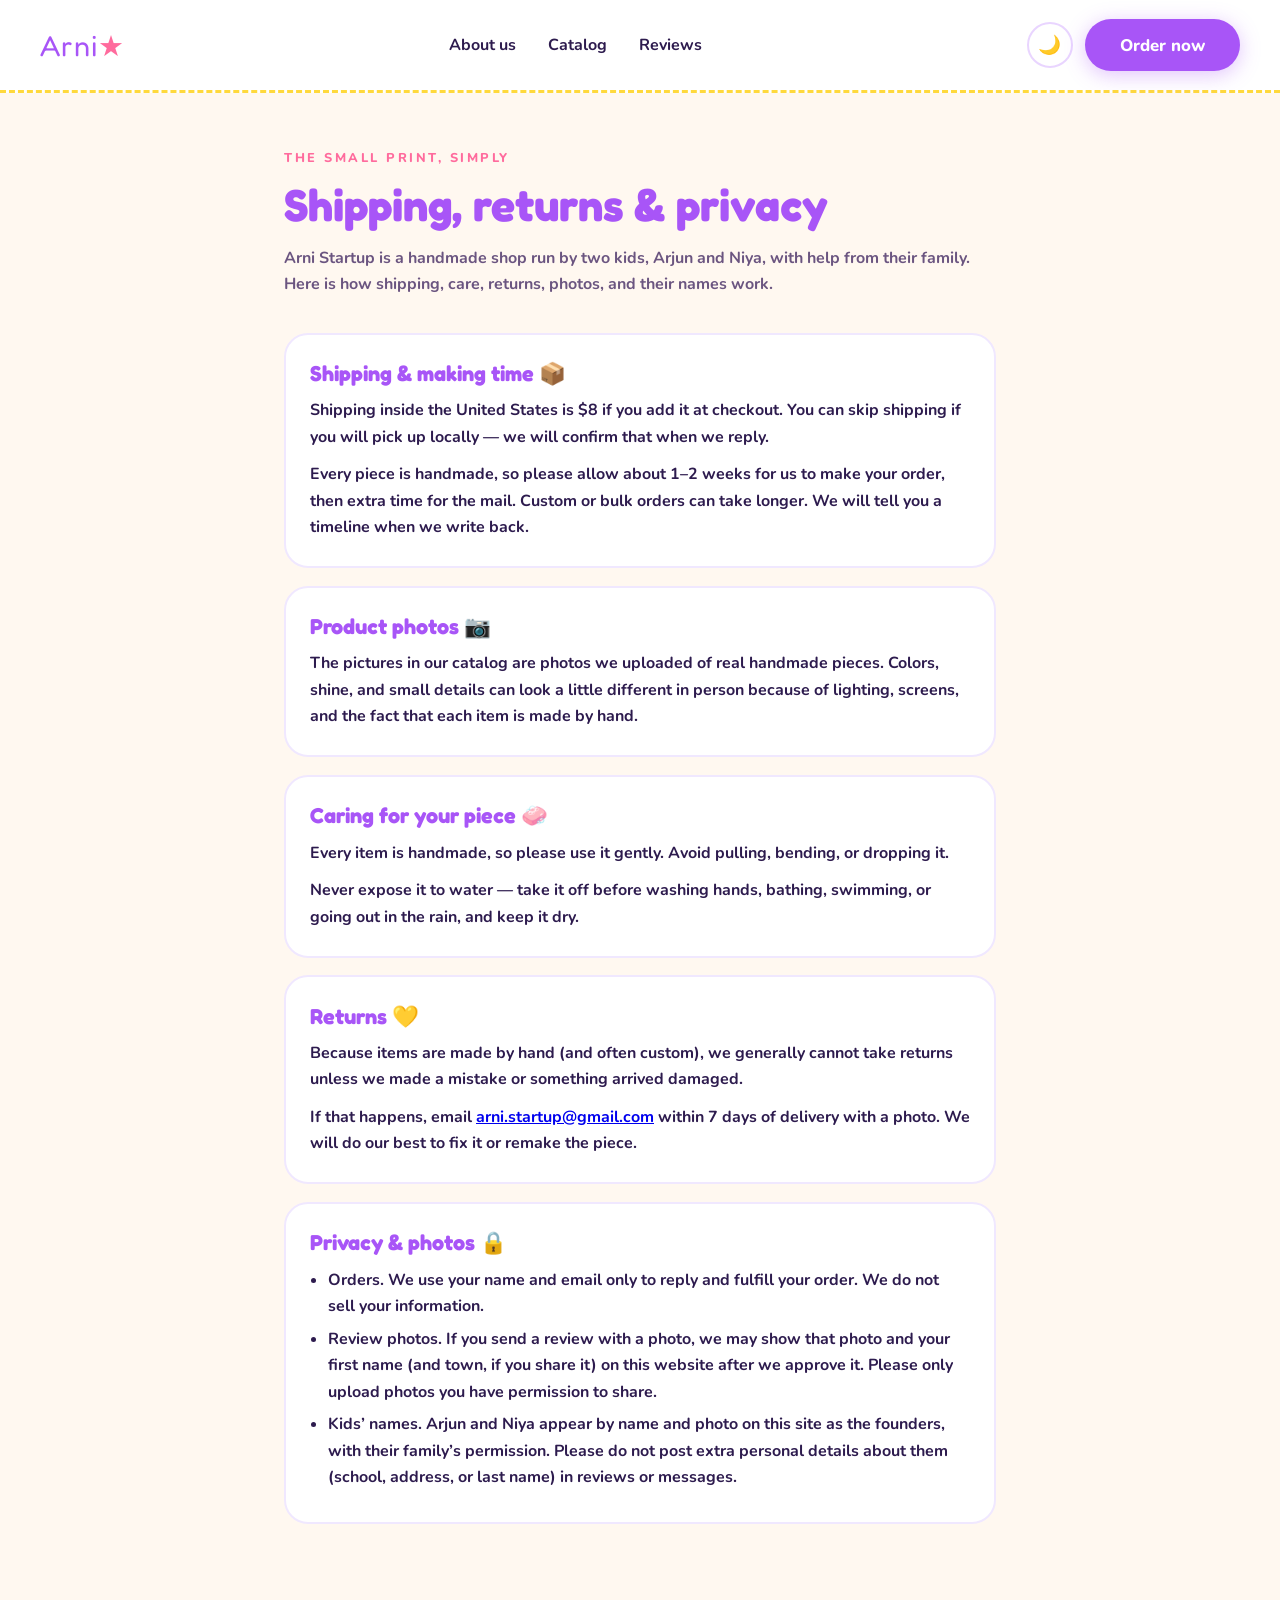
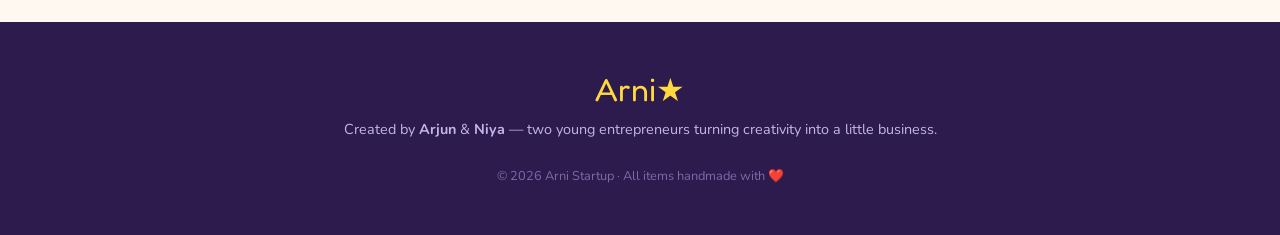
<file: policies.html>
<!DOCTYPE html>
<html lang="en">
<head>
<meta charset="UTF-8">
<meta name="viewport" content="width=device-width, initial-scale=1.0">
<script src="assets/js/theme-init.js"></script>
<title>Shipping, returns &amp; privacy — Arni Startup</title>
<link rel="icon" type="image/svg+xml" href="assets/favicon.svg">
<link rel="apple-touch-icon" href="assets/favicon.svg">
<link href="https://fonts.googleapis.com/css2?family=Fredoka+One&family=Nunito:wght@400;600;700;800&display=swap" rel="stylesheet">
<link rel="stylesheet" href="assets/css/site.css">
</head>
<body>
<nav>
  <a class="nav-logo" href="index.html">Arni<span>★</span></a>
  <ul class="nav-links">
    <li><a href="index.html#about">About us</a></li>
    <li><a href="index.html#catalog">Catalog</a></li>
    <li><a href="index.html#reviews">Reviews</a></li>
  </ul>
  <div class="nav-actions">
    <button type="button" class="theme-toggle" id="themeToggle" aria-pressed="false" aria-label="Switch to dark mode">
      <span data-theme-icon aria-hidden="true">🌙</span>
    </button>
    <a href="index.html#order" class="btn-primary nav-order-button">Order now</a>
  </div>
</nav>

<main class="page">
  <span class="section-label">The small print, simply</span>
  <h1>Shipping, returns &amp; privacy</h1>
  <p class="lead">Arni Startup is a handmade shop run by two kids, Arjun and Niya, with help from their family. Here is how shipping, care, returns, photos, and their names work.</p>

  <article class="policy" id="shipping">
    <h2>Shipping &amp; making time 📦</h2>
    <p>Shipping inside the United States is <strong data-shipping-cost></strong> if you add it at checkout. You can skip shipping if you will pick up locally — we will confirm that when we reply.</p>
    <p>Every piece is handmade, so please allow about <strong>1–2 weeks</strong> for us to make your order, then extra time for the mail. Custom or bulk orders can take longer. We will tell you a timeline when we write back.</p>
  </article>

  <article class="policy" id="photos">
    <h2>Product photos 📷</h2>
    <p>The pictures in our catalog are photos we uploaded of real handmade pieces. Colors, shine, and small details can look a little different in person because of lighting, screens, and the fact that each item is made by hand.</p>
  </article>

  <article class="policy" id="care">
    <h2>Caring for your piece 🧼</h2>
    <p>Every item is handmade, so please use it gently. Avoid pulling, bending, or dropping it.</p>
    <p><strong>Never expose it to water</strong> — take it off before washing hands, bathing, swimming, or going out in the rain, and keep it dry.</p>
  </article>

  <article class="policy" id="returns">
    <h2>Returns 💛</h2>
    <p>Because items are made by hand (and often custom), we generally cannot take returns unless we made a mistake or something arrived damaged.</p>
    <p>If that happens, email <a data-shop-email></a> within 7 days of delivery with a photo. We will do our best to fix it or remake the piece.</p>
  </article>

  <article class="policy" id="privacy">
    <h2>Privacy &amp; photos 🔒</h2>
    <ul>
      <li><strong>Orders.</strong> We use your name and email only to reply and fulfill your order. We do not sell your information.</li>
      <li><strong>Review photos.</strong> If you send a review with a photo, we may show that photo and your first name (and town, if you share it) on this website after we approve it. Please only upload photos you have permission to share.</li>
      <li><strong>Kids’ names.</strong> Arjun and Niya appear by name and photo on this site as the founders, with their family’s permission. Please do not post extra personal details about them (school, address, or last name) in reviews or messages.</li>
    </ul>
  </article>
</main>

<footer>
  <div class="footer-logo">Arni★</div>
  <p>Created by <strong>Arjun</strong> &amp; <strong>Niya</strong> — two young entrepreneurs turning creativity into a little business.</p>
  <p class="footer-copyright">© 2026 Arni Startup · All items handmade with ❤️</p>
</footer>
<script src="assets/js/site.js"></script>
</body>
</html>
</file>
<file: assets/css/site.css>
*, *::before, *::after { box-sizing: border-box; margin: 0; padding: 0; }
  html { scroll-behavior: smooth; }

  :root {
    color-scheme: light;
    --pink: #FF6B9D;
    --yellow: #FFD93D;
    --purple: #A855F7;
    --teal: #06B6D4;
    --orange: #FF8C42;
    --bg: #FFF8F0;
    --text: #2D1B4E;
    --surface: #ffffff;
    --on-accent: #ffffff;
    --muted: #6B5580;
    --faint: #7C6AA6;
    --border: #E9D5FF;
    --border-soft: #F0E8FF;
    --tint: #FAF5FF;
    --tint-hover: #F5EEFF;
    --hero-bg: linear-gradient(160deg, #FFF0FA 0%, #F0F0FF 50%, #F0FFF8 100%);
    --catalog-bg: linear-gradient(165deg, #F3E8FF 0%, #EDE4FF 45%, #F8F0FF 100%);
    --reviews-bg: linear-gradient(165deg, #E6FAF5 0%, #DFF7F0 50%, #ECFCF8 100%);
    --chip-pink: #FFF0FA;
    --chip-purple: #F0F0FF;
    --chip-yellow: #FFFBEA;
    --chip-mint: #F0FFF8;
    --avatar-arjun: #EDE9FE;
    --avatar-niya: #FFE4F0;
    --badge-bg: #F3E8FF;
    --badge-text: #7C3AED;
    --footer-bg: #2D1B4E;
    --footer-muted: #C4B5E8;
    --note-bg: #FFFBEA;
    --note-border: #FFE88A;
    --success-bg: #F0FFF8;
    --success-text: #166534;
    --card-radius: 24px;
  }

  html[data-theme="dark"] {
    color-scheme: dark;
    --bg: #140E1E;
    --text: #F6EEFF;
    --surface: #241833;
    --muted: #D0BFE6;
    --faint: #C4B0DE;
    --border: #5A3E80;
    --border-soft: #3E2C58;
    --tint: #322248;
    --tint-hover: #3E2A58;
    --pink: #FF8AB4;
    --purple: #C084FC;
    --hero-bg: linear-gradient(160deg, #2A1838 0%, #1B152C 50%, #13262A 100%);
    --catalog-bg: linear-gradient(165deg, #1E1430 0%, #181228 45%, #14101F 100%);
    --reviews-bg: linear-gradient(165deg, #10241F 0%, #122820 50%, #101E1C 100%);
    --chip-pink: #3A2038;
    --chip-purple: #2A2248;
    --chip-yellow: #3A3218;
    --chip-mint: #163028;
    --avatar-arjun: #3B2A58;
    --avatar-niya: #4A2840;
    --badge-bg: #3B2758;
    --badge-text: #E9D5FF;
    --footer-bg: #0E0A16;
    --footer-muted: #D0BFE6;
    --note-bg: #3A3218;
    --note-border: #A89030;
    --success-bg: #143028;
    --success-text: #86EFAC;
  }

  body {
    font-family: 'Nunito', sans-serif;
    background: var(--bg);
    color: var(--text);
    overflow-x: hidden;
  }

  /* NAV */
  nav {
    display: flex;
    justify-content: space-between;
    align-items: center;
    padding: 1.2rem 2.5rem;
    background: var(--surface);
    border-bottom: 3px dashed #FFD93D;
    position: sticky;
    top: 0;
    z-index: 100;
  }
  .nav-logo {
    font-family: 'Fredoka One', cursive;
    font-size: 1.8rem;
    color: var(--purple);
    letter-spacing: 1px;
    text-decoration: none;
  }
  .nav-logo span { color: var(--pink); }
  .nav-links { display: flex; gap: 2rem; list-style: none; }
  .nav-links a {
    text-decoration: none;
    font-weight: 700;
    color: var(--text);
    font-size: 1rem;
    transition: color 0.2s;
  }
  .nav-links a:hover { color: var(--purple); }
  .nav-order-button { padding: 0.65rem 1.5rem; font-size: 0.95rem; }

  /* HERO */
  .hero {
    min-height: 90vh;
    display: flex;
    align-items: center;
    justify-content: center;
    flex-direction: column;
    text-align: center;
    padding: 4rem 2rem;
    position: relative;
    background: var(--hero-bg);
    overflow: hidden;
  }

  /* Floating decorative shapes */
  .shape {
    position: absolute;
    border-radius: 50%;
    opacity: 0.18;
    animation: float 6s ease-in-out infinite;
  }
  .s1 { width: 180px; height: 180px; background: var(--pink); top: 5%; left: 5%; animation-delay: 0s; }
  .s2 { width: 120px; height: 120px; background: var(--yellow); top: 15%; right: 8%; animation-delay: 1s; }
  .s3 { width: 90px; height: 90px; background: var(--teal); bottom: 20%; left: 10%; animation-delay: 2s; }
  .s4 { width: 150px; height: 150px; background: var(--purple); bottom: 10%; right: 5%; animation-delay: 0.5s; }
  .s5 { width: 70px; height: 70px; background: var(--orange); top: 50%; left: 2%; animation-delay: 1.5s; }

  @keyframes float {
    0%, 100% { transform: translateY(0px); }
    50% { transform: translateY(-20px); }
  }

  @media (prefers-reduced-motion: reduce) {
    .shape {
      animation: none;
    }
    .nav-cart-btn.is-bump {
      animation: none;
    }
  }

  .hero-badge {
    background: var(--yellow);
    color: #7A5500;
    font-weight: 800;
    font-size: 0.85rem;
    padding: 0.4rem 1.2rem;
    border-radius: 100px;
    letter-spacing: 1.5px;
    text-transform: uppercase;
    margin-bottom: 1.2rem;
    display: inline-block;
  }

  .hero h1 {
    font-family: 'Fredoka One', cursive;
    font-size: clamp(3rem, 8vw, 5.5rem);
    line-height: 1.05;
    margin-bottom: 1rem;
    background: linear-gradient(135deg, var(--purple), var(--pink));
    -webkit-background-clip: text;
    -webkit-text-fill-color: transparent;
    background-clip: text;
  }

  .hero p {
    font-size: 1.25rem;
    color: var(--muted);
    max-width: 560px;
    line-height: 1.7;
    margin-bottom: 2.5rem;
    font-weight: 600;
  }

  .hero-btns { display: flex; gap: 1rem; flex-wrap: wrap; justify-content: center; }

  .btn-primary {
    background: var(--purple);
    color: white;
    padding: 0.9rem 2.2rem;
    border-radius: 100px;
    font-weight: 800;
    font-size: 1.05rem;
    text-decoration: none;
    border: none;
    cursor: pointer;
    transition: transform 0.15s, box-shadow 0.15s;
    box-shadow: 0 4px 20px rgba(168,85,247,0.35);
    font-family: 'Nunito', sans-serif;
  }
  .btn-primary:hover { transform: translateY(-2px); box-shadow: 0 8px 28px rgba(168,85,247,0.45); }

  .btn-secondary {
    background: var(--surface);
    color: var(--purple);
    padding: 0.9rem 2.2rem;
    border-radius: 100px;
    font-weight: 800;
    font-size: 1.05rem;
    text-decoration: none;
    border: 2.5px solid var(--purple);
    cursor: pointer;
    transition: transform 0.15s, background 0.15s;
    font-family: 'Nunito', sans-serif;
  }
  .btn-secondary:hover { background: var(--tint-hover); transform: translateY(-2px); }

  /* FOUNDERS */
  .section { padding: 5rem 2rem; max-width: 1100px; margin: 0 auto; }

  .section-label {
    font-size: 0.8rem;
    font-weight: 800;
    letter-spacing: 2.5px;
    text-transform: uppercase;
    color: var(--pink);
    margin-bottom: 0.6rem;
    display: block;
  }
  .section-title {
    font-family: 'Fredoka One', cursive;
    font-size: clamp(2rem, 5vw, 2.8rem);
    color: var(--text);
    margin-bottom: 2.5rem;
  }

  .founders-grid {
    display: grid;
    grid-template-columns: repeat(auto-fit, minmax(280px, 1fr));
    gap: 2rem;
  }

  .founder-card {
    background: var(--surface);
    border-radius: var(--card-radius);
    padding: 2.5rem 2rem;
    text-align: center;
    border: 2.5px solid transparent;
    transition: transform 0.2s, border-color 0.2s;
    position: relative;
    overflow: hidden;
  }
  .founder-card::before {
    content: '';
    position: absolute;
    top: 0; left: 0; right: 0;
    height: 6px;
  }
  .founder-card.arjun { border-color: var(--border); }
  .founder-card.arjun::before { background: linear-gradient(90deg, var(--purple), var(--teal)); }
  .founder-card.niya { border-color: #FFD6E8; }
  .founder-card.niya::before { background: linear-gradient(90deg, var(--pink), var(--orange)); }
  .founder-card:hover { transform: translateY(-6px); }

  .founder-avatar {
    width: 110px;
    height: 110px;
    border-radius: 50%;
    margin: 0 auto 1.2rem;
    overflow: hidden;
  }
  .arjun .founder-avatar { background: var(--avatar-arjun); }
  .niya .founder-avatar { background: var(--avatar-niya); }
  .founder-avatar picture,
  .founder-avatar img {
    display: block;
    width: 100%;
    height: 100%;
  }
  .founder-avatar img {
    object-fit: cover;
  }

  .founder-name {
    font-family: 'Fredoka One', cursive;
    font-size: 1.7rem;
    margin-bottom: 0.3rem;
  }
  .arjun .founder-name { color: var(--purple); }
  .niya .founder-name { color: var(--pink); }

  .founder-role {
    font-size: 0.85rem;
    font-weight: 800;
    letter-spacing: 1.5px;
    text-transform: uppercase;
    margin-bottom: 1rem;
  }
  .arjun .founder-role { color: var(--teal); }
  .niya .founder-role { color: var(--orange); }

  .founder-bio {
    font-size: 0.97rem;
    color: var(--muted);
    line-height: 1.75;
  }

  /* WHY ARNI */
  .why-section {
    background: var(--bg);
    padding: 5rem 2rem;
  }
  .why-inner {
    max-width: 1100px;
    margin: 0 auto;
  }
  .why-grid {
    display: grid;
    grid-template-columns: repeat(auto-fit, minmax(240px, 1fr));
    gap: 1.5rem;
  }
  .why-card {
    background: var(--surface);
    border-radius: 18px;
    padding: 1.8rem 1.5rem;
    border: 2px solid var(--border-soft);
    display: flex;
    gap: 1rem;
    align-items: flex-start;
  }
  .why-icon {
    font-size: 2rem;
    flex-shrink: 0;
    width: 52px;
    height: 52px;
    border-radius: 14px;
    display: flex;
    align-items: center;
    justify-content: center;
  }
  .wi1 { background: var(--chip-pink); }
  .wi2 { background: var(--chip-purple); }
  .wi3 { background: var(--chip-yellow); }
  .wi4 { background: var(--chip-mint); }

  .why-text h3 {
    font-family: 'Fredoka One', cursive;
    font-size: 1.2rem;
    color: var(--text);
    margin-bottom: 0.35rem;
  }
  .why-text p {
    font-size: 0.9rem;
    color: var(--muted);
    line-height: 1.65;
  }

  /* ORDER SECTION */
  .order-section {
    background: linear-gradient(135deg, #7C3AED, #A855F7, #EC4899);
    padding: 6rem 2rem;
    text-align: center;
    position: relative;
    overflow: hidden;
  }
  .order-section::before {
    content: '🎀 ✨ 📌 💜 🎨';
    position: absolute;
    top: 1rem;
    left: 50%;
    transform: translateX(-50%);
    font-size: 1.8rem;
    opacity: 0.25;
    white-space: nowrap;
    letter-spacing: 2rem;
  }

  .order-title {
    font-family: 'Fredoka One', cursive;
    font-size: clamp(2.2rem, 6vw, 3.5rem);
    color: white;
    margin-bottom: 2.5rem;
  }

  .order-card {
    background: var(--surface);
    border-radius: 24px;
    padding: 3rem 2.5rem;
    max-width: 520px;
    margin: 0 auto;
    text-align: left;
  }
  .order-card h3 {
    font-family: 'Fredoka One', cursive;
    font-size: 1.5rem;
    color: var(--purple);
    margin-bottom: 0.5rem;
  }
  .order-card p {
    font-size: 0.95rem;
    color: var(--muted);
    margin-bottom: 1.8rem;
    line-height: 1.6;
  }

  /* FOOTER */
  footer {
    background: var(--footer-bg);
    color: var(--on-accent);
    text-align: center;
    padding: 3rem 2rem;
  }
  footer .footer-logo {
    font-family: 'Fredoka One', cursive;
    font-size: 2rem;
    color: var(--yellow);
    margin-bottom: 0.5rem;
  }
  footer p {
    color: var(--footer-muted);
    font-size: 0.9rem;
    margin-top: 0.4rem;
    line-height: 1.7;
  }
  footer a {
    color: var(--yellow);
    text-decoration: none;
    font-weight: 700;
  }
  footer a:hover { text-decoration: underline; }
  footer picture { display: block; }
  .footer-photo {
    width: 130px;
    height: 130px;
    object-fit: cover;
    border-radius: 50%;
    border: 3px solid var(--yellow);
    margin: 0 auto 1rem;
    display: block;
  }
  .footer-hearts {
    font-size: 1.5rem;
    margin: 1rem 0;
    letter-spacing: 0.4rem;
  }
  .footer-contact { margin-top: 0.7rem; }
  .footer-links {
    display: flex;
    flex-wrap: wrap;
    justify-content: center;
    gap: 0.4rem 1.1rem;
    margin-top: 1.2rem;
  }
  .footer-links a { font-size: 0.9rem; }
  .footer-copyright { margin-top: 1.5rem; font-size: 0.8rem; color: var(--faint); }

  /* FORM STYLES */
  .customer-grid { display: grid; grid-template-columns: 1fr 1fr; gap: 1rem; }
  .form-group { display: flex; flex-direction: column; gap: 0.4rem; margin-bottom: 1rem; }
  .form-group label,
  .form-group legend { font-size: 0.85rem; font-weight: 800; color: var(--text); }
  fieldset.form-group {
    border: 0;
    padding: 0;
    margin: 0 0 1rem;
    min-width: 0;
  }
  .form-group input, .form-group textarea {
    padding: 0.75rem 1rem; border: 2px solid var(--border); border-radius: 12px;
    font-family: 'Nunito', sans-serif; font-size: 0.95rem; color: var(--text);
    outline: none; transition: border-color 0.2s; background: var(--surface);
    width: 100%; box-sizing: border-box;
  }
  .form-group input:focus, .form-group textarea:focus { border-color: var(--purple); }
  .form-group textarea { resize: vertical; min-height: 100px; }
  .submit-btn {
    width: 100%; margin-top: 0.5rem; text-align: center;
  }
  .success-msg {
    display: none; background: var(--success-bg); border: 2px solid #22C55E;
    border-radius: 14px; padding: 1.5rem; text-align: center; color: var(--success-text);
    font-weight: 700; font-size: 1rem; margin-top: 1rem; line-height: 1.6;
  }
  .success-detail { margin-top: 0.8rem; }
  .honeypot { position: absolute; left: -9999px; width: 1px; height: 1px; opacity: 0; }
  .price-summary {
    display: none;
    background: var(--note-bg);
    border: 2px solid var(--note-border);
    border-radius: 14px;
    padding: 0.9rem 1rem;
    margin: -0.2rem 0 1rem;
    color: var(--purple);
    font-weight: 700;
    font-size: 1.1rem;
  }
  .product-options { display: grid; gap: 0.7rem; }
  .product-option {
    display: grid;
    grid-template-columns: auto 1fr 90px;
    align-items: center;
    gap: 0.75rem;
    padding: 0.75rem 0.9rem;
    background: var(--surface);
    border: 2px solid var(--border);
    border-radius: 12px;
  }
  .product-option label { cursor: pointer; }
  .product-option:has(input[type="checkbox"]:checked) {
    border-color: var(--purple);
    background: var(--tint);
  }
  .product-option input[type="checkbox"] {
    width: 20px;
    height: 20px;
    accent-color: var(--purple);
  }
  .product-option input[type="number"] {
    padding: 0.55rem 0.65rem;
    text-align: center;
  }
  .product-option-name { font-weight: 800; }
  .product-option-price { color: var(--faint); font-size: 0.85rem; }
  .shipping-option {
    display: flex;
    align-items: center;
    gap: 0.5rem;
    padding: 0.7rem 1rem;
    background: var(--surface);
    border: 2px solid var(--border);
    border-radius: 12px;
    cursor: pointer;
    font-weight: 700;
  }
  .shipping-option:has(input:checked) { border-color: var(--purple); background: var(--tint); }
  .shipping-option input[type="radio"] {
    width: 18px;
    height: 18px;
    accent-color: var(--purple);
  }

  @media (max-width: 640px) {
    nav {
      padding: 1rem 1.2rem;
      flex-wrap: wrap;
      gap: 0.75rem;
    }
    .nav-links {
      order: 3;
      width: 100%;
      gap: 0.75rem 1.1rem;
      flex-wrap: wrap;
      justify-content: center;
    }
    .nav-links a { font-size: 0.9rem; }
    .founders-grid, .why-grid, .customer-grid { grid-template-columns: 1fr; }
    .nav-order-button { padding: 0.55rem 1rem; font-size: 0.85rem; }
    .catalog-admin-login-row { flex-direction: column; }
    .catalog-admin-login-row .btn-primary { width: 100%; text-align: center; justify-content: center; }
    .catalog-upload-header { flex-direction: column; align-items: flex-start; }
    .catalog-upload-controls { flex-direction: column; align-items: stretch; }
    .review-form-grid { grid-template-columns: 1fr; }
  }

  /* CATALOG */
  .catalog-section {
    background: var(--catalog-bg);
    padding: 5rem 0;
  }
  .catalog-inner,
  .reviews-inner { max-width: 1100px; margin: 0 auto; padding: 0 2rem; }

  .catalog-intro,
  .reviews-intro {
    max-width: 640px;
    color: var(--muted);
    font-weight: 600;
    line-height: 1.7;
    margin: -0.5rem 0 2rem;
    text-align: left;
  }

  .catalog-filters {
    display: flex;
    flex-wrap: wrap;
    gap: 0.65rem;
    justify-content: center;
    margin-bottom: 2rem;
  }
  .catalog-filter {
    font-family: 'Nunito', sans-serif;
    font-weight: 800;
    font-size: 0.9rem;
    border: 2px solid var(--border);
    background: var(--surface);
    color: var(--text);
    padding: 0.55rem 1.1rem;
    border-radius: 100px;
    cursor: pointer;
    transition: background 0.15s, border-color 0.15s, color 0.15s, transform 0.15s;
  }
  .catalog-filter:hover { border-color: var(--purple); transform: translateY(-1px); }
  .catalog-filter.is-active {
    background: var(--purple);
    border-color: var(--purple);
    color: white;
  }

  .catalog-grid {
    display: grid;
    grid-template-columns: repeat(auto-fill, minmax(180px, 1fr));
    gap: 1.25rem;
  }

  .catalog-card {
    background: var(--surface);
    border: 2px solid var(--border-soft);
    border-radius: 20px;
    overflow: hidden;
    transition: transform 0.2s, box-shadow 0.2s;
  }
  .catalog-card:hover {
    transform: translateY(-4px);
    box-shadow: 0 10px 28px rgba(168,85,247,0.15);
  }
  .catalog-card-meta { padding: 0.85rem 1rem 1rem; }
  .catalog-card-top {
    display: flex;
    align-items: center;
    justify-content: space-between;
    gap: 0.4rem;
    margin-bottom: 0.4rem;
  }
  .catalog-card-badge {
    display: inline-block;
    font-size: 0.72rem;
    font-weight: 800;
    letter-spacing: 0.04em;
    text-transform: uppercase;
    color: var(--badge-text);
    background: var(--badge-bg);
    padding: 0.2rem 0.55rem;
    border-radius: 100px;
  }
  .catalog-card-title {
    font-family: 'Fredoka One', cursive;
    font-size: 1rem;
    color: var(--text);
    font-weight: 400;
    line-height: 1.3;
  }
  .catalog-card-remove {
    margin-top: 0.55rem;
    border: none;
    background: transparent;
    color: var(--pink);
    font-family: 'Nunito', sans-serif;
    font-weight: 800;
    font-size: 0.8rem;
    cursor: pointer;
    padding: 0;
  }

  .catalog-empty {
    text-align: center;
    color: var(--muted);
    font-weight: 700;
    padding: 2rem 1rem 1rem;
  }

  .catalog-upload {
    margin-top: 2.75rem;
    background: var(--surface);
    border: 3px dashed #D8B4FE;
    border-radius: 24px;
    padding: 1.75rem;
    text-align: left;
  }
  .catalog-upload h3 {
    font-family: 'Fredoka One', cursive;
    font-size: 1.35rem;
    color: var(--purple);
  }
  .catalog-upload p {
    color: var(--muted);
    font-weight: 600;
    font-size: 0.95rem;
    line-height: 1.6;
    margin-bottom: 1.2rem;
  }

  .catalog-upload-fields {
    margin-bottom: 1rem;
  }
  .catalog-upload-fields .catalog-admin-field {
    margin-bottom: 0;
  }

  .catalog-upload-controls {
    display: flex;
    flex-wrap: wrap;
    gap: 0.85rem;
    align-items: center;
  }
  .catalog-upload select {
    font-family: 'Nunito', sans-serif;
    font-weight: 700;
    font-size: 0.95rem;
    padding: 0.7rem 1rem;
    border: 2px solid var(--border);
    border-radius: 12px;
    background: var(--tint);
    color: var(--text);
  }
  .catalog-upload-label {
    display: inline-flex;
    align-items: center;
    gap: 0.4rem;
    cursor: pointer;
  }
  .catalog-upload input[type="file"] { display: none; }
  .catalog-dropzone.is-dragover {
    border-color: var(--purple);
    background: var(--tint);
  }

  .catalog-admin {
    margin-top: 2.5rem;
    text-align: center;
  }
  .catalog-admin-link {
    background: none;
    border: none;
    color: #B8A4D4;
    font-family: 'Nunito', sans-serif;
    font-weight: 700;
    font-size: 0.85rem;
    cursor: pointer;
    text-decoration: underline;
    text-underline-offset: 3px;
  }
  .catalog-admin-link:hover { color: var(--purple); }
  .catalog-admin[hidden],
  .catalog-admin-link[hidden],
  .catalog-admin-login[hidden],
  .catalog-dropzone[hidden] {
    display: none !important;
  }

  .catalog-admin-field {
    display: block;
    text-align: left;
    margin-bottom: 0.85rem;
  }
  .catalog-admin-field[hidden] {
    display: none !important;
  }
  .catalog-admin-field span {
    display: block;
    font-weight: 800;
    font-size: 0.85rem;
    color: var(--text);
    margin-bottom: 0.35rem;
  }
  .catalog-admin-field input,
  .catalog-admin-field select {
    width: 100%;
    font-family: 'Nunito', sans-serif;
    font-weight: 700;
    font-size: 1rem;
    padding: 0.75rem 1rem;
    border: 2px solid var(--border);
    border-radius: 12px;
    background: var(--tint);
    color: var(--text);
  }
  .catalog-upload-status {
    margin-top: 1rem;
    font-weight: 700;
    font-size: 0.92rem;
    color: var(--muted);
    line-height: 1.5;
  }
  .catalog-upload code {
    font-size: 0.85em;
    background: var(--tint);
    padding: 0.1rem 0.35rem;
    border-radius: 6px;
  }

  .catalog-admin-login {
    margin-top: 1rem;
    background: var(--surface);
    border: 2px solid var(--border);
    border-radius: 24px;
    padding: 1.5rem;
    text-align: left;
    max-width: 420px;
    margin-left: auto;
    margin-right: auto;
  }
  .catalog-admin-login h3 {
    font-family: 'Fredoka One', cursive;
    font-size: 1.25rem;
    color: var(--purple);
    margin-bottom: 0.35rem;
  }
  .catalog-admin-login > p {
    color: var(--muted);
    font-weight: 600;
    font-size: 0.92rem;
    margin-bottom: 1rem;
    line-height: 1.5;
  }
  .catalog-admin-login-row {
    display: flex;
    flex-wrap: wrap;
    gap: 0.65rem;
  }
  .catalog-admin-error {
    color: #BE185D;
    font-weight: 700;
    font-size: 0.88rem;
    margin-top: 0.75rem;
  }
  .catalog-admin-cancel,
  .catalog-admin-logout {
    margin-top: 0.85rem;
    background: none;
    border: none;
    color: var(--muted);
    font-family: 'Nunito', sans-serif;
    font-weight: 800;
    font-size: 0.88rem;
    cursor: pointer;
    text-decoration: underline;
    text-underline-offset: 3px;
    padding: 0;
  }
  .catalog-upload-header {
    display: flex;
    justify-content: space-between;
    align-items: center;
    gap: 1rem;
    margin-bottom: 0.4rem;
  }
  .catalog-upload-header h3 { margin-bottom: 0; }
  .catalog-admin-logout { margin-top: 0; }

  .visually-hidden {
    position: absolute;
    width: 1px;
    height: 1px;
    padding: 0;
    margin: -1px;
    overflow: hidden;
    clip: rect(0, 0, 0, 0);
    white-space: nowrap;
    border: 0;
  }

  .nav-actions { display: flex; align-items: center; gap: 0.75rem; }
  .theme-toggle,
  .nav-cart-btn {
    width: 46px;
    height: 46px;
    border-radius: 50%;
    border: 2px solid var(--border);
    background: var(--surface);
    color: var(--text);
    cursor: pointer;
    display: inline-flex;
    align-items: center;
    justify-content: center;
    transition: transform 0.15s, border-color 0.15s;
  }
  .theme-toggle { font-size: 1.15rem; line-height: 1; }
  .nav-cart-btn { position: relative; font-size: 1.25rem; }
  .theme-toggle:hover,
  .nav-cart-btn:hover { border-color: var(--purple); transform: translateY(-1px); }
  .nav-cart-btn.is-bump { animation: cartBump 0.35s ease; }
  @keyframes cartBump {
    0% { transform: scale(1); }
    40% { transform: scale(1.12); }
    100% { transform: scale(1); }
  }
  .nav-cart-count {
    position: absolute;
    top: -4px;
    right: -4px;
    min-width: 20px;
    height: 20px;
    padding: 0 5px;
    border-radius: 100px;
    background: var(--pink);
    color: white;
    font-family: 'Nunito', sans-serif;
    font-size: 0.72rem;
    font-weight: 800;
    display: inline-flex;
    align-items: center;
    justify-content: center;
  }

  .catalog-card-media {
    display: block;
    position: relative;
    width: 100%;
    padding: 0;
    border: none;
    background: none;
    cursor: zoom-in;
  }
  .catalog-sold-out {
    position: absolute;
    top: 0.55rem;
    left: 0.55rem;
    padding: 0.25rem 0.6rem;
    border-radius: 100px;
    background: #2D1B4E;
    color: white;
    font-family: 'Nunito', sans-serif;
    font-size: 0.72rem;
    font-weight: 800;
    letter-spacing: 0.04em;
    text-transform: uppercase;
    pointer-events: none;
  }
  .catalog-sold-out-label {
    flex-shrink: 0;
    padding: 0.2rem 0.55rem;
    border-radius: 100px;
    background: #F3E8EE;
    color: #9A3412;
    font-family: 'Nunito', sans-serif;
    font-size: 0.7rem;
    font-weight: 800;
    line-height: 1.2;
  }
  .catalog-card-media img {
    width: 100%;
    aspect-ratio: 1;
    object-fit: cover;
    display: block;
    background: var(--tint);
  }
  .catalog-cart-btn {
    flex-shrink: 0;
    border: none;
    border-radius: 100px;
    background: var(--purple);
    color: white;
    font-family: 'Nunito', sans-serif;
    font-weight: 800;
    font-size: 0.7rem;
    padding: 0.2rem 0.55rem;
    cursor: pointer;
    line-height: 1.2;
  }
  .catalog-cart-btn:hover { transform: translateY(-1px); }
  .catalog-card-price {
    margin-top: 0.35rem;
    color: var(--purple);
    font-weight: 800;
    font-size: 0.95rem;
  }

  body.cart-open,
  body.lightbox-open { overflow: hidden; }

  .lightbox {
    --lightbox-chrome: 150px;
    --lightbox-max-w: 1100px;
    --lightbox-max-h: 900px;
    position: fixed;
    inset: 0;
    z-index: 300;
    background: rgba(45, 27, 78, 0.82);
    display: flex;
    align-items: center;
    justify-content: center;
    padding: 1rem;
  }
  .lightbox[hidden] { display: none !important; }
  .lightbox-figure {
    margin: 0;
    max-width: 100%;
    max-height: 100%;
    display: flex;
    flex-direction: column;
    align-items: center;
    gap: 0.6rem;
  }
  .lightbox-stage {
    flex-shrink: 0;
    max-width: 100%;
    overflow: hidden;
    border-radius: 20px;
    box-shadow: 0 20px 50px rgba(0, 0, 0, 0.35);
    display: flex;
    touch-action: none;
    cursor: zoom-in;
  }
  .lightbox-stage.is-zoomed { cursor: grab; }
  .lightbox-stage.is-panning { cursor: grabbing; }
  .lightbox-stage img {
    max-width: min(var(--lightbox-max-w), 92vw);
    max-height: min(calc(100dvh - var(--lightbox-chrome)), var(--lightbox-max-h));
    background: var(--tint);
    display: block;
    transform-origin: center center;
    user-select: none;
    -webkit-user-drag: none;
  }
  .lightbox-caption {
    color: white;
    font-family: 'Fredoka One', cursive;
    font-size: 1.1rem;
    text-align: center;
  }
  .lightbox-zoom {
    display: flex;
    align-items: center;
    gap: 0.5rem;
  }
  .lightbox-zoom button {
    width: 40px;
    height: 40px;
    border-radius: 12px;
    border: 2px solid rgba(255, 255, 255, 0.5);
    background: rgba(255, 255, 255, 0.14);
    color: white;
    font-family: 'Nunito', sans-serif;
    font-size: 1.25rem;
    font-weight: 800;
    line-height: 1;
    cursor: pointer;
  }
  .lightbox-zoom button:hover:not(:disabled) {
    background: rgba(255, 255, 255, 0.28);
  }
  .lightbox-zoom button:disabled {
    opacity: 0.4;
    cursor: default;
  }
  .lightbox-zoom-level {
    color: white;
    font-family: 'Nunito', sans-serif;
    font-weight: 800;
    font-size: 0.85rem;
    min-width: 4ch;
    text-align: center;
  }
  .lightbox-hint {
    color: rgba(255, 255, 255, 0.75);
    font-family: 'Nunito', sans-serif;
    font-weight: 700;
    font-size: 0.78rem;
    text-align: center;
  }
  @media (max-height: 620px) {
    .lightbox { --lightbox-chrome: 120px; }
    .lightbox-hint { display: none; }
  }
  .lightbox-close {
    position: absolute;
    top: 1rem;
    right: 1rem;
    width: 44px;
    height: 44px;
    border-radius: 14px;
    border: 2px solid rgba(255, 255, 255, 0.5);
    background: rgba(255, 255, 255, 0.14);
    color: white;
    font-size: 1.5rem;
    line-height: 1;
    cursor: pointer;
  }
  .lightbox-close:hover {
    background: rgba(255, 255, 255, 0.28);
  }
  .cart-backdrop {
    position: fixed;
    inset: 0;
    background: rgba(45, 27, 78, 0.35);
    z-index: 200;
  }
  .cart-drawer {
    position: fixed;
    top: 0;
    right: 0;
    width: min(420px, 100%);
    height: 100%;
    background: var(--surface);
    z-index: 210;
    box-shadow: -8px 0 30px rgba(45,27,78,0.15);
    display: flex;
    flex-direction: column;
    padding: 1.25rem 1.25rem 1.5rem;
    overflow: auto;
  }
  .cart-backdrop[hidden],
  .cart-drawer[hidden] {
    display: none !important;
  }
  .cart-drawer-header {
    display: flex;
    justify-content: space-between;
    align-items: center;
    margin-bottom: 1rem;
  }
  .cart-drawer-header h2 {
    font-family: 'Fredoka One', cursive;
    font-size: 1.6rem;
    color: var(--purple);
  }
  .cart-close {
    border: 2px solid var(--border);
    background: var(--tint);
    width: 40px;
    height: 40px;
    border-radius: 12px;
    cursor: pointer;
    color: var(--purple);
    display: inline-flex;
    align-items: center;
    justify-content: center;
    padding: 0;
    transition: background 0.15s, border-color 0.15s, transform 0.15s;
  }
  .cart-close:hover {
    background: var(--surface);
    border-color: var(--purple);
    transform: translateX(2px);
  }
  .cart-close svg {
    width: 20px;
    height: 20px;
    display: block;
  }
  .cart-empty {
    color: var(--muted);
    font-weight: 700;
    text-align: center;
    padding: 2rem 1rem;
  }
  .cart-empty a {
    color: var(--purple);
    text-decoration: underline;
    text-underline-offset: 0.15em;
  }
  .cart-empty a:hover {
    color: var(--pink);
  }
  .cart-items { display: flex; flex-direction: column; gap: 1rem; }
  .cart-item {
    display: grid;
    grid-template-columns: 72px 1fr auto;
    gap: 0.75rem;
    align-items: start;
    padding-bottom: 1rem;
    border-bottom: 1px solid var(--border-soft);
  }
  .cart-item img {
    width: 72px;
    height: 72px;
    object-fit: cover;
    border-radius: 12px;
    background: var(--tint);
  }
  .cart-item-info h3 {
    font-family: 'Fredoka One', cursive;
    font-size: 1rem;
    color: var(--text);
    margin-bottom: 0.2rem;
  }
  .cart-item-meta {
    color: var(--muted);
    font-size: 0.82rem;
    font-weight: 700;
    margin-bottom: 0.5rem;
  }
  .cart-item-controls {
    display: flex;
    align-items: center;
    gap: 0.4rem;
    flex-wrap: wrap;
  }
  .cart-qty-btn {
    width: 28px;
    height: 28px;
    border-radius: 8px;
    border: 2px solid var(--border);
    background: var(--surface);
    font-weight: 800;
    cursor: pointer;
  }
  .cart-qty {
    min-width: 1.25rem;
    text-align: center;
    font-weight: 800;
  }
  .cart-item-remove {
    border: none;
    background: none;
    color: var(--pink);
    font-weight: 800;
    font-size: 0.78rem;
    cursor: pointer;
    font-family: 'Nunito', sans-serif;
  }
  .cart-item-total {
    font-weight: 800;
    color: var(--purple);
    white-space: nowrap;
  }
  .cart-summary { margin-top: 1.25rem; }
  .cart-shipping {
    display: flex;
    align-items: center;
    gap: 0.5rem;
    font-weight: 700;
    margin-bottom: 1rem;
    cursor: pointer;
  }
  .cart-totals {
    background: var(--tint);
    border-radius: 16px;
    padding: 0.9rem 1rem;
    margin-bottom: 1rem;
  }
  .cart-totals > div {
    display: flex;
    justify-content: space-between;
    font-weight: 700;
    color: var(--muted);
    margin-bottom: 0.35rem;
  }
  .cart-total-row {
    color: var(--text) !important;
    font-size: 1.05rem;
    margin-top: 0.35rem;
    padding-top: 0.45rem;
    border-top: 1px solid var(--border);
  }
  .cart-checkout-fields {
    display: flex;
    flex-direction: column;
    gap: 0.75rem;
    margin-bottom: 1rem;
  }
  .cart-checkout-fields label span {
    display: block;
    font-weight: 800;
    font-size: 0.85rem;
    margin-bottom: 0.3rem;
  }
  .cart-checkout-fields input,
  .cart-checkout-fields textarea {
    width: 100%;
    font-family: 'Nunito', sans-serif;
    font-weight: 700;
    font-size: 0.95rem;
    padding: 0.7rem 0.9rem;
    border: 2px solid var(--border);
    border-radius: 12px;
    background: var(--surface);
    color: var(--text);
  }
  .cart-checkout-fields textarea { min-height: 72px; resize: vertical; }
  .cart-place-btn { width: 100%; text-align: center; justify-content: center; }
  .cart-status {
    margin-top: 0.85rem;
    font-weight: 700;
    font-size: 0.9rem;
    line-height: 1.45;
  }

  /* REVIEWS */
  .reviews-section {
    background: var(--reviews-bg);
    padding: 5rem 0;
  }
  .reviews-grid {
    display: grid;
    grid-template-columns: repeat(auto-fill, minmax(240px, 1fr));
    gap: 1.25rem;
    margin-bottom: 2.5rem;
  }
  #about,
  #catalog,
  #reviews,
  #order { scroll-margin-top: 100px; }
  .review-card {
    background: var(--surface);
    border: 2px solid var(--border-soft);
    border-radius: 20px;
    overflow: hidden;
    display: flex;
    flex-direction: column;
  }
  .review-card-body { padding: 1.15rem 1.2rem 1rem; order: 1; }
  .review-card-stars {
    color: #F5A623;
    font-size: 1.05rem;
    letter-spacing: 0.1em;
    margin-bottom: 0.5rem;
  }
  .review-card-stars .is-empty { color: #E3D6F5; }
  .review-card-text {
    margin: 0 0 0.6rem;
    color: var(--text);
    font-weight: 700;
    line-height: 1.55;
  }
  .review-card-attribution {
    font-family: 'Fredoka One', cursive;
    font-size: 1rem;
    color: var(--purple);
  }
  .review-card-date {
    margin-top: 0.3rem;
    color: var(--faint);
    font-weight: 800;
    font-size: 0.85rem;
  }
  .review-card-actions {
    margin-top: 0.85rem;
  }
  .review-card picture,
  .review-card > img {
    display: block;
    width: 100%;
    order: 2;
    background: var(--tint);
    border-top: 1px solid var(--border-soft);
  }
  .review-card img {
    width: 100%;
    aspect-ratio: 4 / 3;
    object-fit: contain;
    display: block;
    background: var(--tint);
  }
  .reviews-empty {
    text-align: center;
    color: var(--muted);
    font-weight: 700;
    margin-bottom: 2rem;
  }
  .review-form-card {
    background: var(--surface);
    border: 2px solid var(--border);
    border-radius: 24px;
    padding: 1.75rem;
    margin-bottom: 1.5rem;
  }
  .review-form-card h3 {
    font-family: 'Fredoka One', cursive;
    color: var(--purple);
    font-size: 1.4rem;
    margin-bottom: 0.35rem;
  }
  .review-form-grid {
    display: grid;
    grid-template-columns: 1fr 1fr;
    gap: 0.85rem;
  }
  .review-form-grid.is-admin-publish {
    grid-template-columns: 1fr;
  }
  .review-form-card textarea {
    width: 100%;
    min-height: 110px;
    font-family: 'Nunito', sans-serif;
    font-weight: 700;
    font-size: 1rem;
    padding: 0.75rem 1rem;
    border: 2px solid var(--border);
    border-radius: 12px;
    background: var(--tint);
    color: var(--text);
    resize: vertical;
  }
  .review-form-card input[type="file"] {
    width: 100%;
    font-family: 'Nunito', sans-serif;
    font-weight: 700;
  }
  .review-image-preview {
    width: 140px;
    height: 140px;
    object-fit: cover;
    border-radius: 14px;
    margin: 0.5rem 0 1rem;
    border: 2px solid var(--border);
    background: var(--tint);
  }
  .reviews-status {
    margin-top: 0.85rem;
    font-weight: 700;
    font-size: 0.92rem;
    line-height: 1.45;
  }
  .is-busy { color: var(--purple); }
  .is-ok { color: var(--success-text); }
  .is-error { color: #BE185D; }
  .review-delete-btn {
    border: 2px solid #FFCCE8;
    background: var(--surface);
    color: var(--pink);
    font-family: 'Nunito', sans-serif;
    font-weight: 800;
    padding: 0.55rem 1rem;
    border-radius: 100px;
    cursor: pointer;
  }

.page {
  max-width: 760px;
  margin: 0 auto;
  padding: 3.5rem 1.5rem 5rem;
}
.page h1 {
  font-family: 'Fredoka One', cursive;
  font-size: clamp(2rem, 5vw, 2.8rem);
  color: var(--purple);
  margin-bottom: 0.8rem;
}
.lead {
  font-weight: 700;
  line-height: 1.65;
  color: var(--muted);
  margin-bottom: 2.2rem;
}
.policy {
  background: var(--surface);
  border: 2px solid var(--border-soft);
  border-radius: 24px;
  padding: 1.6rem 1.5rem;
  margin-bottom: 1.1rem;
  scroll-margin-top: 100px;
}
.policy h2 {
  font-family: 'Fredoka One', cursive;
  font-size: 1.35rem;
  color: var(--purple);
  margin-bottom: 0.7rem;
}
.policy p, .policy li {
  font-weight: 700;
  line-height: 1.65;
  color: var(--text);
}
.policy p + p { margin-top: 0.7rem; }
.policy ul { margin: 0.7rem 0 0 1.15rem; }
.policy li { margin-bottom: 0.4rem; }
</file>
